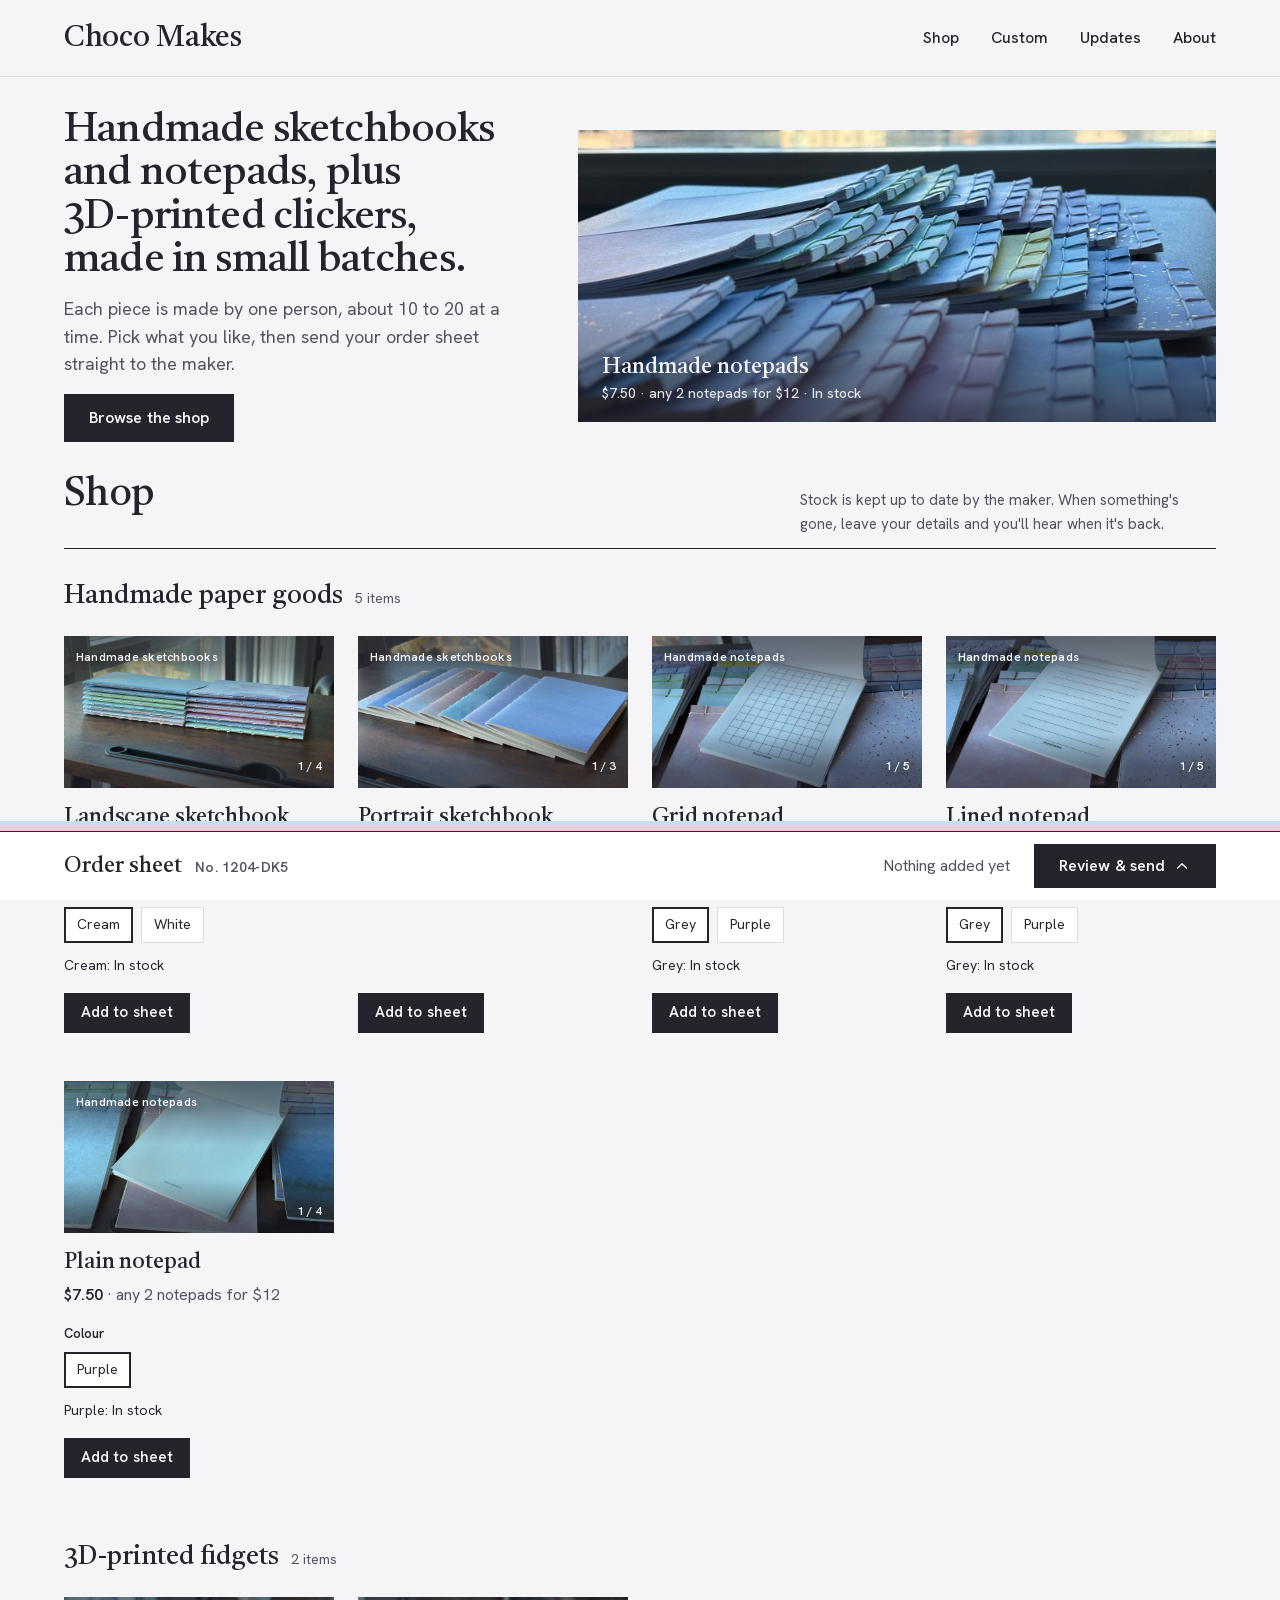
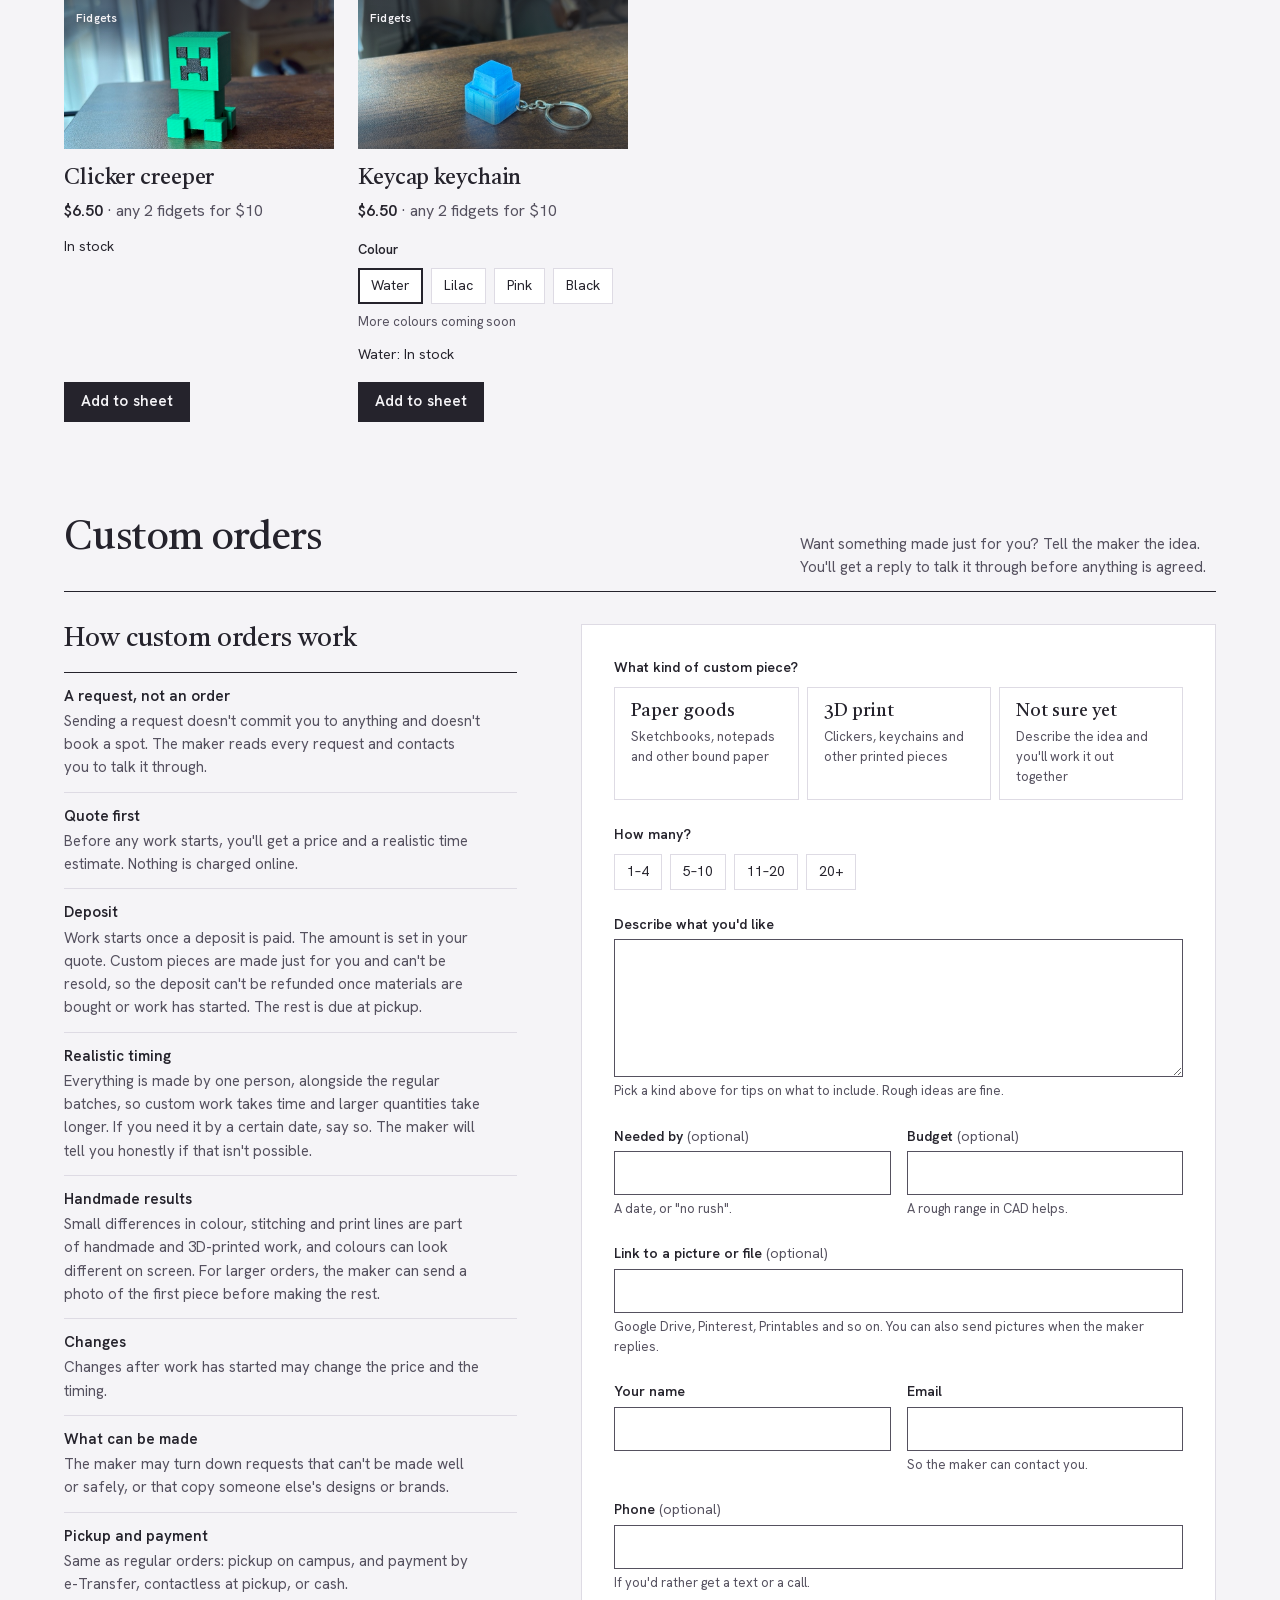
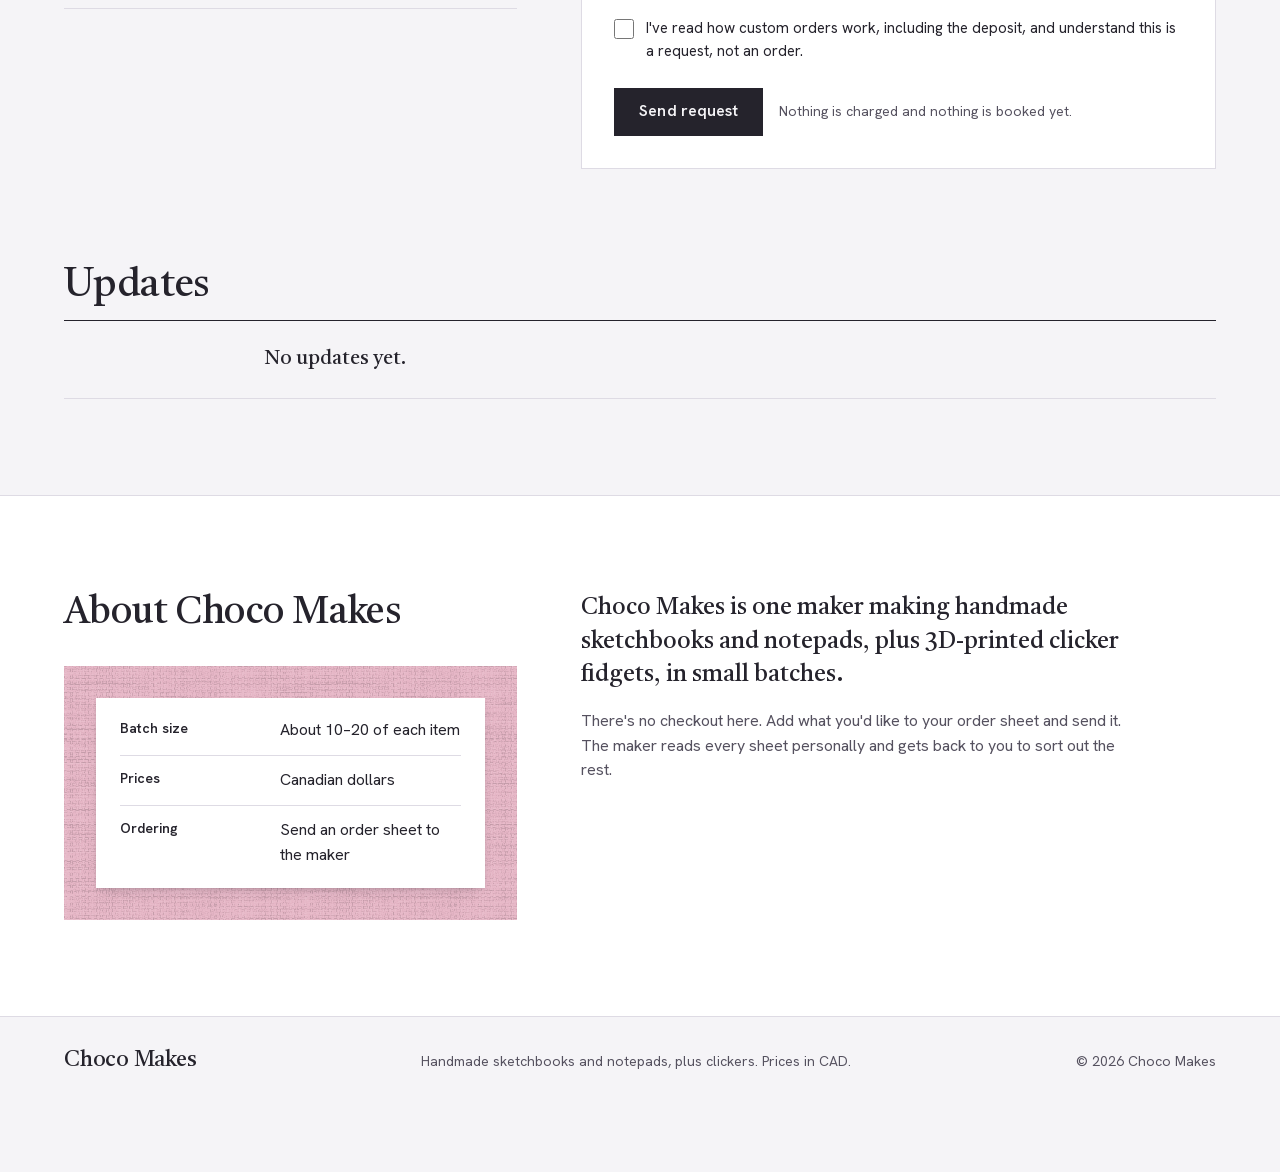
<file: index.html>
<!doctype html>
<html lang="en-CA">
<head>
  <meta charset="utf-8">
  <meta name="viewport" content="width=device-width, initial-scale=1, viewport-fit=cover">
  <title>Choco Makes · Handmade sketchbooks, notepads and 3D-printed clickers</title>
  <meta name="description" content="Handmade sketchbooks and notepads, plus 3D-printed clicker fidgets, made in small batches. Browse what's in stock and send an order sheet straight to the maker.">
  <meta name="theme-color" content="#F5F4F7">
  <link rel="preload" href="assets/fonts/castoro-regular.woff2" as="font" type="font/woff2" crossorigin>
  <link rel="preload" href="assets/fonts/hanken-grotesk.woff2" as="font" type="font/woff2" crossorigin>
  <link rel="stylesheet" href="assets/css/site.css">
  <script src="assets/js/shop.js" defer></script>
</head>
<body>
  <a class="skip" href="#shop">Skip to the shop</a>

  <header class="masthead">
    <div class="wrap masthead__inner">
      <a class="wordmark" href="#top" aria-label="Choco Makes, back to top">Choco Makes</a>
      <nav aria-label="Main">
        <ul class="nav">
          <li><a href="#shop">Shop</a></li>
          <li><a href="#custom">Custom</a></li>
          <li><a href="#updates">Updates</a></li>
          <li><a href="#about">About</a></li>
        </ul>
      </nav>
    </div>
  </header>

  <main id="top">
    <section class="intro wrap" aria-labelledby="intro-title">
      <div class="intro__copy">
        <h1 id="intro-title">Handmade sketchbooks and notepads, plus 3D-printed clickers, made in small batches.</h1>
        <p class="intro__lede">Each piece is made by one person, about 10 to 20 at a time. Pick what you like, then send your order sheet straight to the maker.</p>
        <a class="button" href="#shop">Browse the shop</a>
        <nav class="jump" aria-label="Shop sections" data-jump hidden></nav>
      </div>
      <figure class="feature cloth cloth--lilac" id="feature" aria-label="Featured item">
        <div class="feature__media" data-feature-media></div>
        <figcaption class="feature__label label" data-feature-label>
          <span class="label__name">Loading the shop…</span>
        </figcaption>
      </figure>
    </section>

    <section class="shop wrap" id="shop" aria-labelledby="shop-title">
      <div class="section-head">
        <h2 id="shop-title">Shop</h2>
        <p class="section-head__note">Stock is kept up to date by the maker. When something's gone, leave your details and you'll hear when it's back.</p>
      </div>
      <div data-catalogue>
        <p class="status-note">Loading the shop…</p>
      </div>
    </section>

    <section class="custom wrap" id="custom" aria-labelledby="custom-title">
      <div class="section-head">
        <h2 id="custom-title">Custom orders</h2>
        <p class="section-head__note">Want something made just for you? Tell the maker the idea. You'll get a reply to talk it through before anything is agreed.</p>
      </div>
      <div class="custom__grid">
        <div class="custom__terms">
          <h3 class="custom__subhead">How custom orders work</h3>
          <ol class="terms" data-custom-terms></ol>
        </div>

        <div class="custom__panel">
          <p class="custom__closed" data-custom-closed hidden></p>
          <form class="custom__form" data-custom-form novalidate hidden>
            <fieldset class="choice" aria-describedby="custom-kind-error">
              <legend class="choice__legend">What kind of custom piece?</legend>
              <div class="choice__options choice__options--cards" data-custom-kinds></div>
              <p class="field__error" id="custom-kind-error" hidden></p>
            </fieldset>
            <fieldset class="choice" aria-describedby="custom-qty-error">
              <legend class="choice__legend">How many?</legend>
              <div class="choice__options" data-custom-qty></div>
              <p class="field__error" id="custom-qty-error" hidden></p>
            </fieldset>
            <div class="field">
              <label for="custom-idea">Describe what you'd like</label>
              <textarea id="custom-idea" name="idea" rows="5" maxlength="2000" required aria-describedby="custom-idea-hint"></textarea>
              <p class="field__hint" id="custom-idea-hint" data-custom-hint>Pick a kind above for tips on what to include. Rough ideas are fine.</p>
              <p class="field__error" id="custom-idea-error" hidden></p>
            </div>
            <div class="custom__row">
              <div class="field">
                <label for="custom-when">Needed by <span class="field__optional">(optional)</span></label>
                <input id="custom-when" name="when" aria-describedby="custom-when-hint">
                <p class="field__hint" id="custom-when-hint">A date, or "no rush".</p>
              </div>
              <div class="field">
                <label for="custom-budget">Budget <span class="field__optional">(optional)</span></label>
                <input id="custom-budget" name="budget" aria-describedby="custom-budget-hint">
                <p class="field__hint" id="custom-budget-hint">A rough range in CAD helps.</p>
              </div>
            </div>
            <div class="field">
              <label for="custom-link">Link to a picture or file <span class="field__optional">(optional)</span></label>
              <input id="custom-link" name="link" inputmode="url" autocomplete="url" aria-describedby="custom-link-hint">
              <p class="field__hint" id="custom-link-hint">Google Drive, Pinterest, Printables and so on. You can also send pictures when the maker replies.</p>
            </div>
            <div class="custom__row">
              <div class="field">
                <label for="custom-name">Your name</label>
                <input id="custom-name" name="name" autocomplete="name" required>
                <p class="field__error" id="custom-name-error" hidden></p>
              </div>
              <div class="field">
                <label for="custom-email">Email</label>
                <input id="custom-email" name="email" type="email" autocomplete="email" required aria-describedby="custom-email-hint">
                <p class="field__hint" id="custom-email-hint">So the maker can contact you.</p>
                <p class="field__error" id="custom-email-error" hidden></p>
              </div>
            </div>
            <div class="field">
              <label for="custom-phone">Phone <span class="field__optional">(optional)</span></label>
              <input id="custom-phone" name="phone" type="tel" autocomplete="tel" aria-describedby="custom-phone-hint">
              <p class="field__hint" id="custom-phone-hint">If you'd rather get a text or a call.</p>
              <p class="field__error" id="custom-phone-error" hidden></p>
            </div>
            <div class="check">
              <input id="custom-agree" name="agree" type="checkbox" required>
              <label for="custom-agree">I've read how custom orders work, including the deposit, and understand this is a request, not an order.</label>
            </div>
            <p class="field__error" id="custom-agree-error" hidden></p>
            <input class="honeypot" type="checkbox" name="botcheck" tabindex="-1" autocomplete="off" aria-hidden="true">
            <div class="custom__actions">
              <button class="button" type="submit" data-custom-send>Send request</button>
              <p class="custom__fine">Nothing is charged and nothing is booked yet.</p>
            </div>
            <p class="form-status" role="status" aria-live="polite" data-custom-status></p>
          </form>
          <div class="custom__done" data-custom-done hidden tabindex="-1">
            <h3 class="custom__subhead" data-custom-done-title></h3>
            <p data-custom-done-text></p>
            <button class="button button--small button--quiet" type="button" data-custom-again>Send another request</button>
          </div>
        </div>
      </div>
    </section>

    <section class="updates wrap" id="updates" aria-labelledby="updates-title">
      <div class="section-head">
        <h2 id="updates-title">Updates</h2>
      </div>
      <ol class="updates__list" data-updates></ol>
    </section>

    <section class="about" id="about" aria-labelledby="about-title">
      <div class="wrap about__inner">
        <div class="about__side">
          <h2 id="about-title">About Choco Makes</h2>
          <div class="about__swatch cloth cloth--pink">
            <dl class="facts label">
              <div><dt>Batch size</dt><dd>About 10–20 of each item</dd></div>
              <div><dt>Prices</dt><dd>Canadian dollars</dd></div>
              <div><dt>Ordering</dt><dd>Send an order sheet to the maker</dd></div>
            </dl>
          </div>
        </div>
        <div class="about__body">
          <p class="about__lead">Choco Makes is one maker making handmade sketchbooks and notepads, plus 3D-printed clicker fidgets, in small batches.</p>
          <p>There's no checkout here. Add what you'd like to your order sheet and send it. The maker reads every sheet personally and gets back to you to sort out the rest.</p>
        </div>
      </div>
    </section>
  </main>

  <footer class="footer">
    <div class="wrap footer__inner">
      <span class="wordmark wordmark--small">Choco Makes</span>
      <span>Handmade sketchbooks and notepads, plus clickers. Prices in CAD.</span>
      <span>© <span data-year>2026</span> Choco Makes</span>
    </div>
  </footer>

  <!-- Order sheet: a docked slip that unfolds upward -->
  <aside class="slip" data-slip aria-label="Order sheet">
    <span class="slip__copy slip__copy--pink" aria-hidden="true"></span>
    <span class="slip__copy slip__copy--blue" aria-hidden="true"></span>

    <div class="sheet" id="order-sheet" data-sheet hidden>
      <div class="wrap sheet__inner">
        <div class="sheet__head">
          <h2 class="sheet__title" tabindex="-1" data-sheet-title>Order sheet <span class="sheet__no" data-sheet-no></span></h2>
        </div>

        <div class="sheet__grid" data-sheet-grid>
          <div class="sheet__lines">
            <ul class="lines" data-lines></ul>
            <p class="lines__empty" data-empty>Nothing on your sheet yet. Add something from the shop and it will appear here.</p>
            <dl class="totals" data-totals>
              <div><dt>Items</dt><dd data-subtotal></dd></div>
              <div class="totals__save" data-savings-row hidden><dt>Bundle pricing</dt><dd data-savings></dd></div>
              <div class="totals__grand"><dt>Total</dt><dd data-total></dd></div>
            </dl>
          </div>

          <form class="sheet__form" data-order-form novalidate>
            <p class="sheet__intro">Send this sheet to the maker. Nothing is charged online.</p>
            <div class="field">
              <label for="order-name">Your name</label>
              <input id="order-name" name="name" autocomplete="name" required>
              <p class="field__error" id="order-name-error" hidden></p>
            </div>
            <div class="field">
              <label for="order-email">Email</label>
              <input id="order-email" name="email" type="email" autocomplete="email" required aria-describedby="order-email-hint">
              <p class="field__hint" id="order-email-hint">So the maker can reply to you.</p>
              <p class="field__error" id="order-email-error" hidden></p>
            </div>
            <div class="field">
              <label for="order-phone">Phone <span class="field__optional">(optional)</span></label>
              <input id="order-phone" name="phone" type="tel" autocomplete="tel" aria-describedby="order-phone-hint">
              <p class="field__hint" id="order-phone-hint">If you'd rather get a text or a call.</p>
              <p class="field__error" id="order-phone-error" hidden></p>
            </div>
            <div class="field">
              <label for="order-notes">Notes <span class="field__optional">(optional)</span></label>
              <textarea id="order-notes" name="notes" rows="3" maxlength="1000" aria-describedby="order-notes-hint"></textarea>
              <p class="field__hint" id="order-notes-hint">Questions, or anything else the maker should know.</p>
            </div>
            <input class="honeypot" type="checkbox" name="botcheck" tabindex="-1" autocomplete="off" aria-hidden="true">
            <button class="button button--wide" type="submit" data-send>Send order sheet</button>
            <p class="form-status" data-form-status role="status" aria-live="polite"></p>
          </form>
        </div>

        <!-- Shown after sending: the customer's copy of what they sent -->
        <div class="receipt" data-receipt hidden>
          <div class="receipt__main">
            <h3 class="receipt__title" tabindex="-1" data-receipt-title>Sent to Choco Makes</h3>
            <p class="receipt__meta" data-receipt-meta></p>
            <ul class="receipt__lines" data-receipt-lines></ul>
            <dl class="totals" data-receipt-totals></dl>
            <div class="receipt__notes" data-receipt-notes hidden>
              <h4>Your notes</h4>
              <p data-receipt-notes-text></p>
            </div>
          </div>
          <div class="receipt__side">
            <p class="receipt__message" data-receipt-message></p>
            <button class="button button--wide" type="button" data-receipt-print>Print or save as PDF</button>
            <button class="button button--quiet button--wide" type="button" data-receipt-new>Start a new sheet</button>
            <p class="receipt__keep">This copy stays on this device until you start a new sheet.</p>
          </div>
        </div>
      </div>
    </div>

    <div class="slip__bar">
      <div class="wrap slip__inner">
        <p class="slip__title">Order sheet <span class="slip__no" data-slip-no></span></p>
        <p class="slip__summary" data-slip-summary aria-live="polite">Empty</p>
        <button class="button button--slip" type="button" data-toggle aria-expanded="false" aria-controls="order-sheet">
          <span data-toggle-label>Review &amp; send</span>
          <svg viewBox="0 0 24 24" aria-hidden="true"><path d="M6 15l6-6 6 6"/></svg>
        </button>
      </div>
    </div>
  </aside>

  <p class="sr-only" role="status" aria-live="polite" data-announce></p>

  <template id="tpl-product">
    <article class="product">
      <div class="product__cloth cloth">
        <div class="product__tags"><span class="product__tag" data-category></span><span class="product__tag" data-tag hidden>Sample</span></div>
        <span class="product__gone label" data-gone hidden>All gone for now</span>
        <div class="product__media" data-media></div>
      </div>
      <div class="product__body">
        <h4 class="product__name" data-name></h4>
        <p class="product__price" data-price></p>
        <p class="product__desc" data-desc></p>
        <fieldset class="variants" data-variants hidden>
          <legend class="variants__legend" data-variant-legend></legend>
          <div class="variants__options" data-variant-options></div>
          <p class="variants__note" data-variant-note hidden></p>
        </fieldset>
        <p class="product__stock" data-stock></p>
        <div class="product__actions">
          <button class="button button--small" type="button" data-add>Add to sheet</button>
          <button class="button button--small button--quiet" type="button" data-notify hidden aria-expanded="false"><span>Notify me<span class="long"> when it's back</span></span></button>
        </div>
        <form class="interest" data-interest hidden novalidate>
          <label class="interest__label">Phone or email
            <input name="contact" autocomplete="email" inputmode="email" required>
          </label>
          <input class="honeypot" type="checkbox" name="botcheck" tabindex="-1" autocomplete="off" aria-hidden="true">
          <button class="button button--small" type="submit">Send</button>
          <p class="interest__status" role="status" aria-live="polite"></p>
        </form>
      </div>
    </article>
  </template>
</body>
</html>
</file>
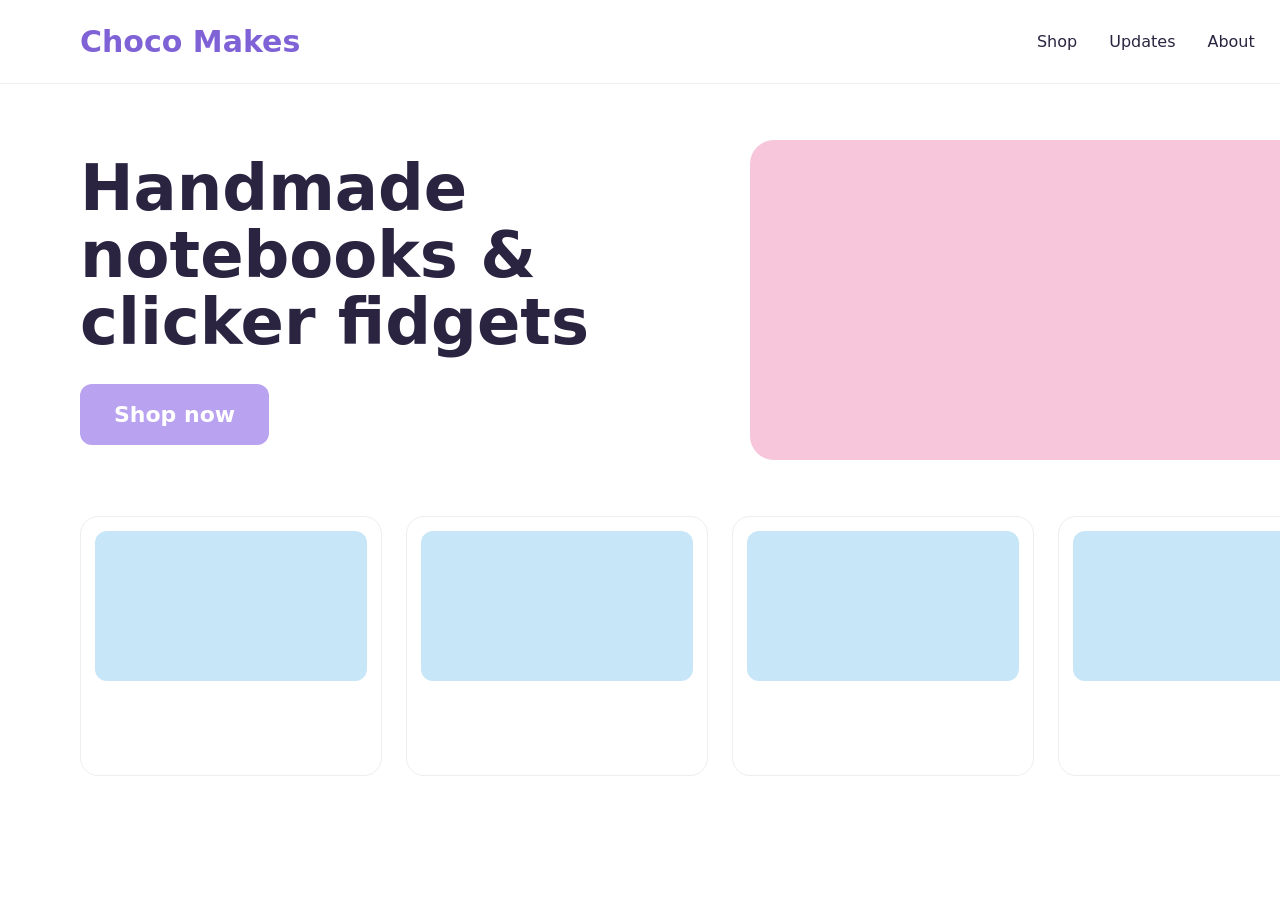
<file: .impeccable/sketches/canon.html>
<!doctype html><html><head><meta charset="utf-8"><title>Canon sketch</title><style>
*{box-sizing:border-box;margin:0}body{width:1440px;height:900px;overflow:hidden;background:#fff;font-family:system-ui,sans-serif;color:#2A2440}
header{height:84px;display:flex;align-items:center;justify-content:space-between;padding:0 80px;border-bottom:1px solid #eee}
.logo{font-size:30px;font-weight:800;color:#7E62D6}nav{display:flex;gap:32px;font-size:16px}
.hero{display:grid;grid-template-columns:1fr 1fr;gap:60px;padding:56px 80px;align-items:center}
.hero h1{font-size:64px;font-weight:800;line-height:1.05}.hero .b{margin-top:28px;display:inline-block;background:#B9A2F0;color:#fff;padding:18px 34px;border-radius:12px;font-size:22px;font-weight:700}
.ph{height:320px;background:#F7C6DA;border-radius:24px}
.cards{display:grid;grid-template-columns:repeat(4,1fr);gap:24px;padding:0 80px}
.c{height:260px;border:1px solid #eee;border-radius:18px;padding:14px}.c i{display:block;height:150px;background:#C7E6F8;border-radius:12px}
</style></head><body>
<header><div class="logo">Choco Makes</div><nav><a>Shop</a><a>Updates</a><a>About</a><a>Order (0)</a></nav></header>
<section class="hero"><div><h1>Handmade notebooks &amp; clicker fidgets</h1><span class="b">Shop now</span></div><div class="ph"></div></section>
<section class="cards"><div class="c"><i></i></div><div class="c"><i></i></div><div class="c"><i></i></div><div class="c"><i></i></div></section>
</body></html>
</file>
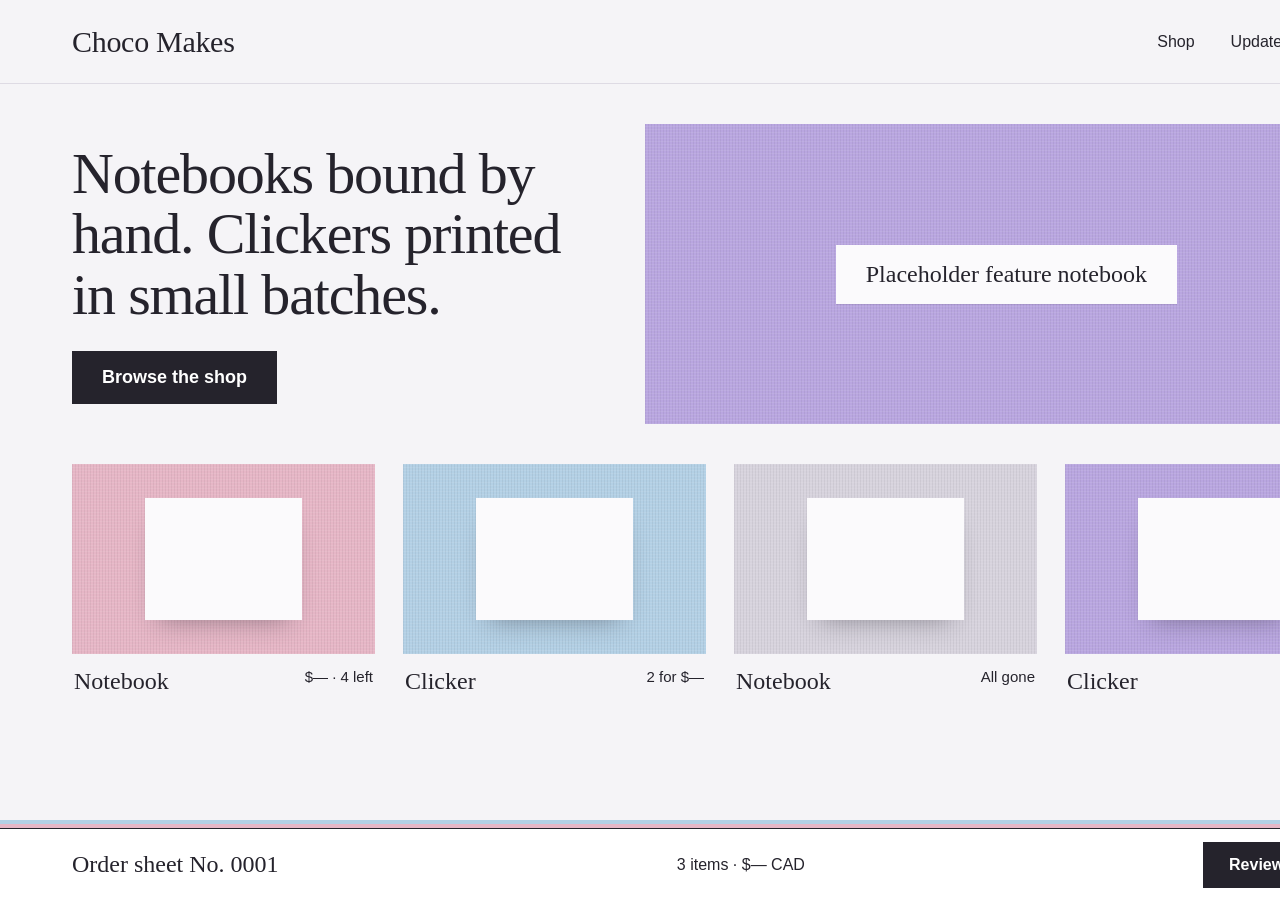
<file: .impeccable/sketches/docked-slip.html>
<!doctype html><html><head><meta charset="utf-8"><style>*{box-sizing:border-box;margin:0}body{width:1440px;height:900px;overflow:hidden;background:#F5F4F7;font-family:"Helvetica Neue",Arial,sans-serif;color:#25232C;position:relative}
header{display:flex;justify-content:space-between;align-items:center;height:84px;padding:0 72px;border-bottom:1px solid #DEDBE4}
.logo{font:400 30px Georgia,serif;letter-spacing:-.01em}nav{display:flex;gap:36px;font-size:16px;align-items:center}
.cloth{background-color:var(--c,#B9A6E0);background-image:repeating-linear-gradient(0deg,rgba(255,255,255,.08) 0 1px,transparent 1px 3px),repeating-linear-gradient(90deg,rgba(0,0,0,.05) 0 1px,transparent 1px 3px)}
.l{background:#FBFAFC;padding:10px 16px;font-size:15px;box-shadow:0 1px 0 rgba(0,0,0,.08)}
h1{font:400 58px/1.04 Georgia,serif;letter-spacing:-.02em}
.tile{display:flex;flex-direction:column}.tile .cloth{height:250px;display:grid;place-items:center}.tile .cloth i{width:52%;height:64%;background:#FBFAFC;box-shadow:0 14px 24px -14px rgba(37,35,44,.4)}
.meta{display:flex;justify-content:space-between;padding:14px 2px 0;font-size:15px}.meta b{font:400 24px Georgia,serif}
.lilac{--c:#B9A6E0}.pink{--c:#E6B6C6}.blue{--c:#B3D0E5}.grey{--c:#D7D3DD}
.num{font-variant-numeric:tabular-nums}
.split{display:grid;grid-template-columns:5fr 7fr;gap:56px;padding:40px 72px 0;align-items:center}
.feat{height:300px;display:grid;place-items:center}.feat .l{font:400 24px Georgia,serif;padding:16px 30px}
.btn{display:inline-block;margin-top:26px;background:#25232C;color:#fff;padding:16px 30px;font-weight:700;font-size:18px}
.grid{display:grid;grid-template-columns:repeat(4,1fr);gap:28px;padding:40px 72px}
.grid .cloth{height:190px}
.slip{position:absolute;left:0;right:0;bottom:0;height:72px;background:#fff;border-top:1px solid #25232C;display:flex;align-items:center;justify-content:space-between;padding:0 72px;box-shadow:0 -4px 0 #E6B6C6,0 -8px 0 #B3D0E5}
.slip b{font:400 24px Georgia,serif}.slip .go{background:#25232C;color:#fff;padding:14px 26px;font-weight:700}
</style></head><body>
<header><div class="logo">Choco Makes</div><nav><a>Shop</a><a>Updates</a><a>About</a></nav></header>
<section class="split"><div><h1>Notebooks bound by hand. Clickers printed in small batches.</h1><span class="btn">Browse the shop</span></div><div class="feat cloth lilac"><span class="l">Placeholder feature notebook</span></div></section>
<section class="grid">
<div class="tile"><div class="cloth pink"><i></i></div><div class="meta"><b>Notebook</b><span>$— · 4 left</span></div></div>
<div class="tile"><div class="cloth blue"><i></i></div><div class="meta"><b>Clicker</b><span>2 for $—</span></div></div>
<div class="tile"><div class="cloth grey"><i></i></div><div class="meta"><b>Notebook</b><span>All gone</span></div></div>
<div class="tile"><div class="cloth lilac"><i></i></div><div class="meta"><b>Clicker</b><span>$— · 7 left</span></div></div>
</section>
<div class="slip"><b>Order sheet No. 0001</b><span class="num">3 items · $— CAD</span><span class="go">Review &amp; send</span></div>
</body></html>
</file>
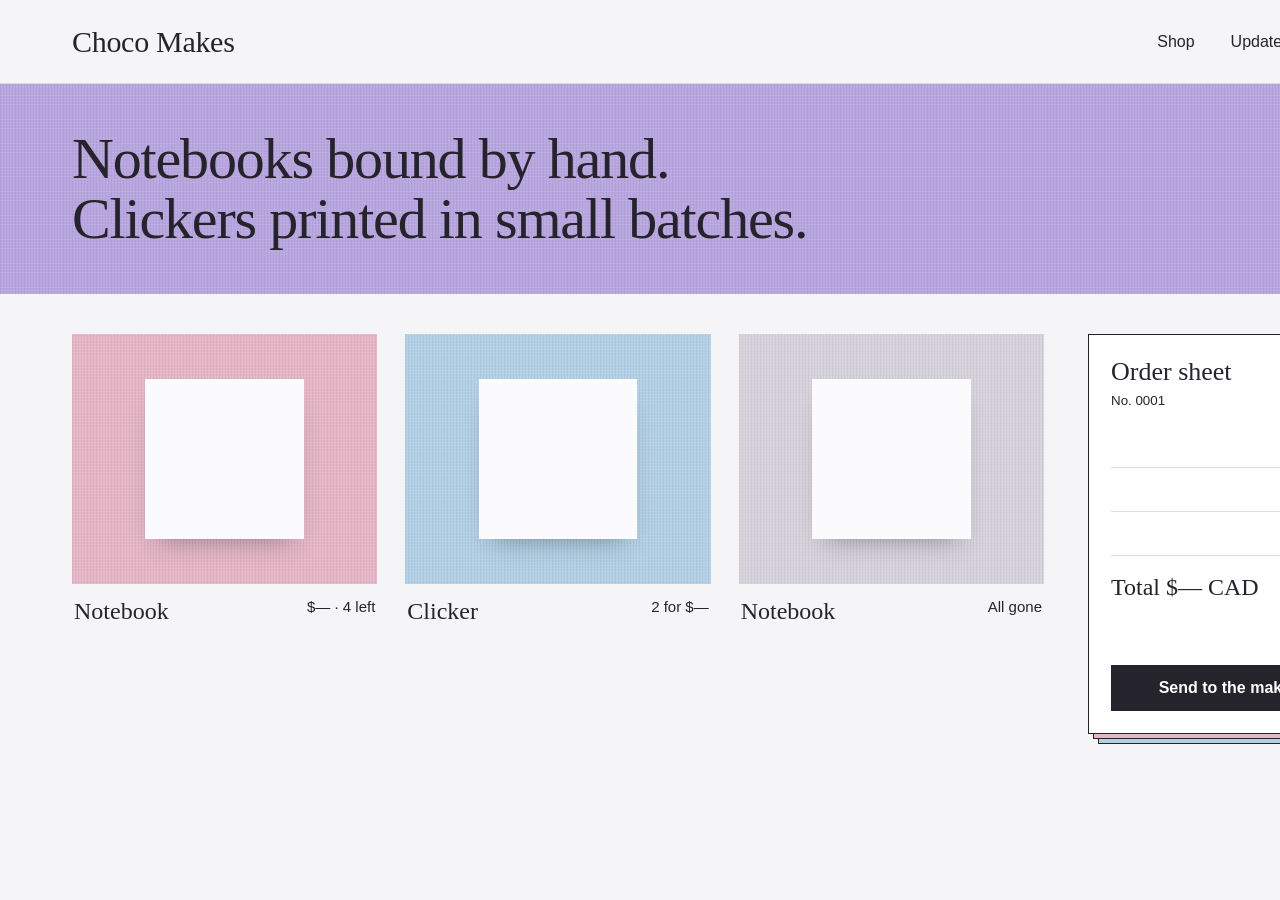
<file: .impeccable/sketches/margin-sheet.html>
<!doctype html><html><head><meta charset="utf-8"><style>*{box-sizing:border-box;margin:0}body{width:1440px;height:900px;overflow:hidden;background:#F5F4F7;font-family:"Helvetica Neue",Arial,sans-serif;color:#25232C;position:relative}
header{display:flex;justify-content:space-between;align-items:center;height:84px;padding:0 72px;border-bottom:1px solid #DEDBE4}
.logo{font:400 30px Georgia,serif;letter-spacing:-.01em}nav{display:flex;gap:36px;font-size:16px;align-items:center}
.cloth{background-color:var(--c,#B9A6E0);background-image:repeating-linear-gradient(0deg,rgba(255,255,255,.08) 0 1px,transparent 1px 3px),repeating-linear-gradient(90deg,rgba(0,0,0,.05) 0 1px,transparent 1px 3px)}
.l{background:#FBFAFC;padding:10px 16px;font-size:15px;box-shadow:0 1px 0 rgba(0,0,0,.08)}
h1{font:400 58px/1.04 Georgia,serif;letter-spacing:-.02em}
.tile{display:flex;flex-direction:column}.tile .cloth{height:250px;display:grid;place-items:center}.tile .cloth i{width:52%;height:64%;background:#FBFAFC;box-shadow:0 14px 24px -14px rgba(37,35,44,.4)}
.meta{display:flex;justify-content:space-between;padding:14px 2px 0;font-size:15px}.meta b{font:400 24px Georgia,serif}
.lilac{--c:#B9A6E0}.pink{--c:#E6B6C6}.blue{--c:#B3D0E5}.grey{--c:#D7D3DD}
.num{font-variant-numeric:tabular-nums}
.band{height:210px;display:flex;align-items:center;padding:0 72px}
.wrap{display:grid;grid-template-columns:1fr 280px;gap:44px;padding:40px 72px}
.grid{display:grid;grid-template-columns:repeat(3,1fr);gap:28px}
.card{position:relative;height:400px}.c{position:absolute;inset:0;border:1px solid #25232C}
.c3{background:#B3D0E5;transform:translate(10px,10px)}.c2{background:#E6B6C6;transform:translate(5px,5px)}
.c1{background:#fff;padding:22px}.c1 h2{font:400 26px Georgia,serif}.c1 small{display:block;margin:6px 0 16px}
.line{border-bottom:1px solid #DEDBE4;height:44px}.tot{font:400 24px Georgia,serif;margin-top:18px}
.go{position:absolute;left:22px;right:22px;bottom:22px;background:#25232C;color:#fff;padding:14px;text-align:center;font-weight:700}
</style></head><body>
<header><div class="logo">Choco Makes</div><nav><a>Shop</a><a>Updates</a><a>About</a></nav></header>
<section class="band cloth lilac"><h1>Notebooks bound by hand.<br>Clickers printed in small batches.</h1></section>
<div class="wrap"><section class="grid">
<div class="tile"><div class="cloth pink"><i></i></div><div class="meta"><b>Notebook</b><span>$— · 4 left</span></div></div>
<div class="tile"><div class="cloth blue"><i></i></div><div class="meta"><b>Clicker</b><span>2 for $—</span></div></div>
<div class="tile"><div class="cloth grey"><i></i></div><div class="meta"><b>Notebook</b><span>All gone</span></div></div>
</section>
<aside class="card"><div class="c c3"></div><div class="c c2"></div><div class="c c1"><h2>Order sheet</h2><small class="num">No. 0001</small><div class="line"></div><div class="line"></div><div class="line"></div><div class="tot">Total $— CAD</div><div class="go">Send to the maker</div></div></aside></div>
</body></html>
</file>
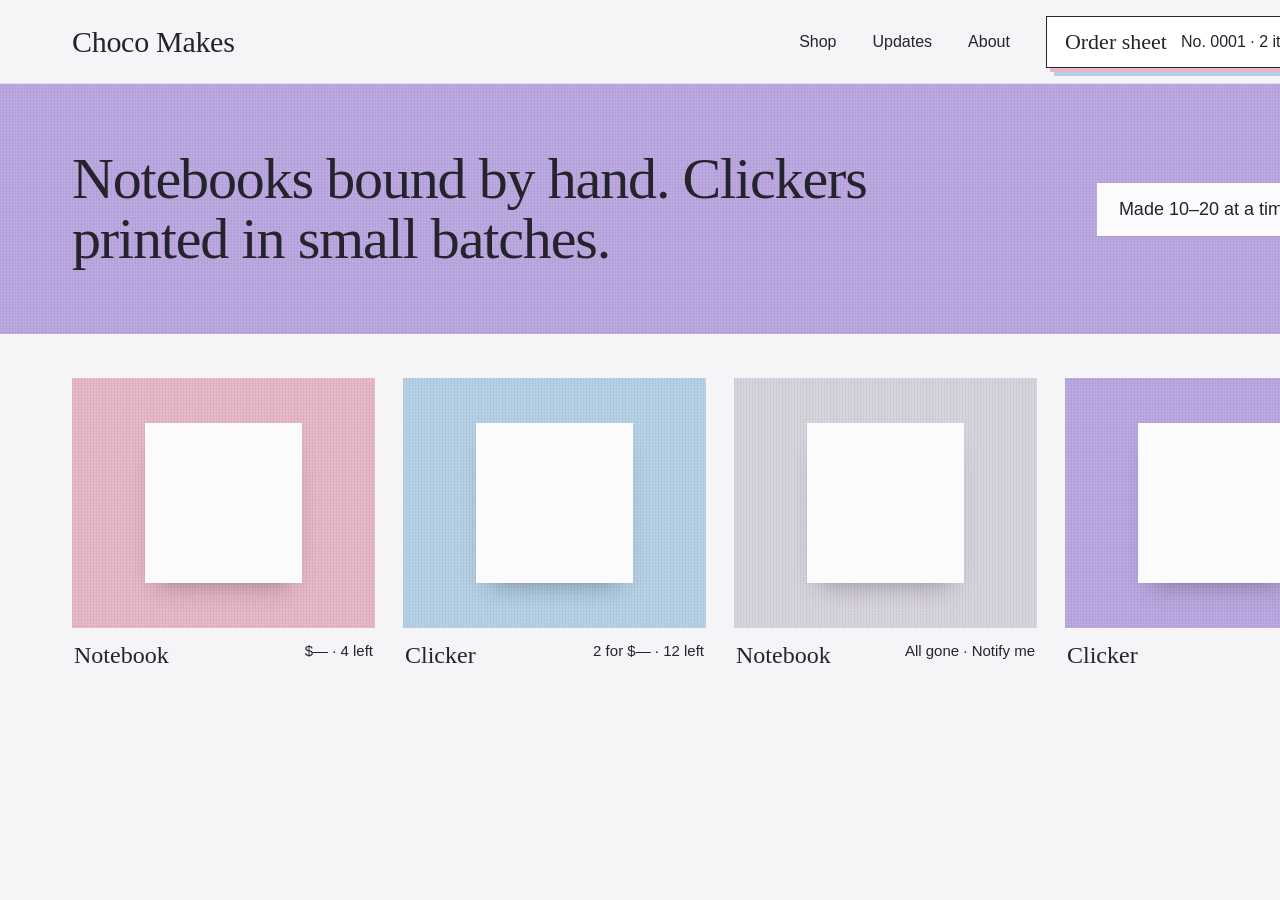
<file: .impeccable/sketches/slip-drawer.html>
<!doctype html><html><head><meta charset="utf-8"><style>*{box-sizing:border-box;margin:0}body{width:1440px;height:900px;overflow:hidden;background:#F5F4F7;font-family:"Helvetica Neue",Arial,sans-serif;color:#25232C;position:relative}
header{display:flex;justify-content:space-between;align-items:center;height:84px;padding:0 72px;border-bottom:1px solid #DEDBE4}
.logo{font:400 30px Georgia,serif;letter-spacing:-.01em}nav{display:flex;gap:36px;font-size:16px;align-items:center}
.cloth{background-color:var(--c,#B9A6E0);background-image:repeating-linear-gradient(0deg,rgba(255,255,255,.08) 0 1px,transparent 1px 3px),repeating-linear-gradient(90deg,rgba(0,0,0,.05) 0 1px,transparent 1px 3px)}
.l{background:#FBFAFC;padding:10px 16px;font-size:15px;box-shadow:0 1px 0 rgba(0,0,0,.08)}
h1{font:400 58px/1.04 Georgia,serif;letter-spacing:-.02em}
.tile{display:flex;flex-direction:column}.tile .cloth{height:250px;display:grid;place-items:center}.tile .cloth i{width:52%;height:64%;background:#FBFAFC;box-shadow:0 14px 24px -14px rgba(37,35,44,.4)}
.meta{display:flex;justify-content:space-between;padding:14px 2px 0;font-size:15px}.meta b{font:400 24px Georgia,serif}
.lilac{--c:#B9A6E0}.pink{--c:#E6B6C6}.blue{--c:#B3D0E5}.grey{--c:#D7D3DD}
.num{font-variant-numeric:tabular-nums}
.band{height:250px;display:flex;align-items:center;padding:0 72px;justify-content:space-between}
.band h1{max-width:820px}.band .l{font-size:18px;padding:16px 22px}
.tab{display:flex;gap:14px;align-items:center;border:1px solid #25232C;padding:12px 18px;background:#fff;box-shadow:4px 4px 0 #E6B6C6,8px 8px 0 #B3D0E5}
.tab b{font:400 22px Georgia,serif}
.grid{display:grid;grid-template-columns:repeat(4,1fr);gap:28px;padding:44px 72px}
</style></head><body>
<header><div class="logo">Choco Makes</div><nav><a>Shop</a><a>Updates</a><a>About</a><span class="tab"><b>Order sheet</b><span class="num">No. 0001 · 2 items · $—</span></span></nav></header>
<section class="band cloth lilac"><h1>Notebooks bound by hand. Clickers printed in small batches.</h1><span class="l">Made 10–20 at a time · CAD</span></section>
<section class="grid">
<div class="tile"><div class="cloth pink"><i></i></div><div class="meta"><b>Notebook</b><span>$— · 4 left</span></div></div>
<div class="tile"><div class="cloth blue"><i></i></div><div class="meta"><b>Clicker</b><span>2 for $— · 12 left</span></div></div>
<div class="tile"><div class="cloth grey"><i></i></div><div class="meta"><b>Notebook</b><span>All gone · Notify me</span></div></div>
<div class="tile"><div class="cloth lilac"><i></i></div><div class="meta"><b>Clicker</b><span>$— · 7 left</span></div></div>
</section></body></html>
</file>
<file: assets/css/site.css>
/* Choco Makes · Book Cloth × Order Sheet */

@font-face {
  font-family: "Castoro";
  src: url("../fonts/castoro-regular.woff2") format("woff2");
  font-weight: 400;
  font-style: normal;
  font-display: swap;
}
@font-face {
  font-family: "Castoro";
  src: url("../fonts/castoro-italic.woff2") format("woff2");
  font-weight: 400;
  font-style: italic;
  font-display: swap;
}
@font-face {
  font-family: "Hanken Grotesk";
  src: url("../fonts/hanken-grotesk.woff2") format("woff2");
  font-weight: 400 700;
  font-style: normal;
  font-display: swap;
}

:root {
  /* paper + ink */
  --paper: #F5F4F7;
  --sheet: #FFFFFF;
  --ink: #25232C;
  --ink-soft: #55515F;
  --rule: #DEDBE4;
  --rule-strong: #25232C;

  /* book cloth */
  --cloth-lilac: #B9A6E0;
  --cloth-pink: #E6B6C6;
  --cloth-blue: #B3D0E5;
  --cloth-stone: #D7D3DD;

  /* tinted duplicate copies */
  --copy-pink: #F1C9D6;
  --copy-blue: #C6DFEE;

  --error: #A3253F;
  --ok: #2F5D46;

  --serif: "Castoro", "Iowan Old Style", Georgia, serif;
  --sans: "Hanken Grotesk", system-ui, -apple-system, "Segoe UI", sans-serif;

  --s1: 4px; --s2: 8px; --s3: 12px; --s4: 16px; --s5: 24px;
  --s6: 32px; --s7: 48px; --s8: 64px; --s9: 96px;

  --gutter: clamp(20px, 5vw, 72px);
  --max: 1296px;
  --slip-h: 68px;

  --ease-out: cubic-bezier(0.16, 1, 0.3, 1);
}

*, *::before, *::after { box-sizing: border-box; }
html { scroll-behavior: smooth; scroll-padding-top: var(--s5); -webkit-text-size-adjust: 100%; }
body {
  margin: 0;
  background: var(--paper);
  color: var(--ink);
  font: 400 1rem/1.55 var(--sans);
  font-feature-settings: "kern";
  padding-bottom: calc(var(--slip-h) + env(safe-area-inset-bottom));
  caret-color: var(--ink);
  -webkit-font-smoothing: antialiased;
}
h1, h2, h3, h4, p, ul, ol, dl, dd, figure { margin: 0; }
ul, ol { padding: 0; list-style: none; }
img { display: block; max-width: 100%; }
button, input, textarea { font: inherit; color: inherit; }
a { color: inherit; text-underline-offset: 0.2em; text-decoration-thickness: 1px; }
::selection { background: var(--cloth-lilac); color: var(--ink); }
:focus-visible { outline: 2px solid var(--ink); outline-offset: 3px; }
html { scrollbar-color: var(--cloth-lilac) var(--paper); }

.wrap { width: 100%; max-width: calc(var(--max) + 2 * var(--gutter)); margin-inline: auto; padding-inline: max(var(--gutter), env(safe-area-inset-left)) max(var(--gutter), env(safe-area-inset-right)); }
[hidden] { display: none !important; }
.sr-only { position: absolute; width: 1px; height: 1px; overflow: hidden; clip: rect(0 0 0 0); white-space: nowrap; }
.honeypot { position: absolute; left: -9999px; }
.skip { position: absolute; left: var(--s4); top: -100px; background: var(--ink); color: var(--paper); padding: var(--s3) var(--s4); z-index: 50; }
.skip:focus { top: var(--s4); }

/* ---------- book cloth ---------- */
.cloth {
  --c: var(--cloth-lilac);
  background-color: var(--c);
  background-image: url("../img/linen.png");
  background-size: 240px 240px;
}
.cloth--lilac { --c: var(--cloth-lilac); }
.cloth--pink  { --c: var(--cloth-pink); }
.cloth--blue  { --c: var(--cloth-blue); }
.cloth--stone { --c: var(--cloth-stone); }

/* tipped-on paper label */
.label {
  background: var(--sheet);
  padding: var(--s3) var(--s4);
  box-shadow: 0 1px 2px rgba(37, 35, 44, 0.12), 0 6px 14px -8px rgba(37, 35, 44, 0.3);
}
.label__name { display: block; font: 400 1.375rem/1.2 var(--serif); }
.label__meta { display: block; margin-top: var(--s1); font-size: 0.875rem; color: var(--ink-soft); font-variant-numeric: tabular-nums; }

/* ---------- buttons ---------- */
.button {
  display: inline-flex; align-items: center; justify-content: center; gap: var(--s2);
  min-height: 48px; padding: 0 var(--s5);
  background: var(--ink); color: var(--paper);
  border: 1px solid var(--ink); border-radius: 0;
  font-weight: 600; font-size: 1rem; letter-spacing: 0.005em;
  text-decoration: none; cursor: pointer;
  transition: background-color 160ms var(--ease-out), color 160ms var(--ease-out);
}
.button:hover { background: #3A3744; }
.button:active { background: #000; }
.button[disabled], .button[aria-disabled="true"] { background: var(--rule); border-color: var(--rule); color: var(--ink-soft); cursor: not-allowed; }
.button--small { min-height: 40px; padding: 0 var(--s4); font-size: 0.9375rem; }
.button--quiet { background: transparent; color: var(--ink); }
.button--quiet:hover { background: var(--sheet); }
.button--wide { width: 100%; }
.button svg, .icon-button svg { width: 18px; height: 18px; fill: none; stroke: currentColor; stroke-width: 1.75; stroke-linecap: round; stroke-linejoin: round; }

.icon-button {
  display: inline-grid; place-items: center; width: 44px; height: 44px;
  background: transparent; border: 1px solid var(--rule); cursor: pointer;
}
.icon-button:hover { border-color: var(--ink); }
.icon-button svg { width: 20px; height: 20px; }

/* ---------- masthead ---------- */
.masthead { border-bottom: 1px solid var(--rule); }
.masthead__inner { display: flex; align-items: center; justify-content: space-between; min-height: 76px; gap: var(--s5); }
.wordmark { font: 400 1.875rem/1 var(--serif); letter-spacing: -0.01em; text-decoration: none; white-space: nowrap; }
.wordmark--small { font-size: 1.375rem; }
.nav { display: flex; gap: clamp(var(--s4), 3vw, var(--s6)); }
.nav a { text-decoration: none; font-weight: 500; padding: var(--s2) 0; }
.nav a:hover { text-decoration: underline; }

/* ---------- intro ---------- */
.intro {
  display: grid; grid-template-columns: 5fr 7fr; gap: clamp(var(--s6), 4.5vw, var(--s8));
  align-items: center; padding-block: clamp(var(--s5), 2.5vw, var(--s6)) var(--s5);
}
.intro h1 { font: 400 clamp(2.125rem, min(3.2vw, 5.4vh), 3rem)/1.06 var(--serif); letter-spacing: -0.02em; text-wrap: balance; }
.intro__lede { margin-top: var(--s4); max-width: 46ch; font-size: 1.125rem; color: var(--ink-soft); }
.intro .button { margin-top: var(--s5); }
.jump { display: none; }

.feature { position: relative; aspect-ratio: 7 / 3.2; max-height: clamp(220px, 100svh - 580px, 320px); width: 100%; display: grid; place-items: center; overflow: hidden; }
.feature__media { width: 100%; height: 100%; display: grid; place-items: center; }
.feature__media img { width: 100%; height: 100%; object-fit: cover; }
.feature__label { position: absolute; left: var(--s5); bottom: var(--s5); max-width: calc(100% - 2 * var(--s5)); }
.feature__label a { text-decoration: none; }
.feature__label a:hover .label__name { text-decoration: underline; text-decoration-thickness: 1px; }
/* over a photo the label drops its paper and sits on a soft ink shade instead */
.feature:has(.feature__media img)::after {
  content: ""; position: absolute; inset: 0; pointer-events: none;
  background: linear-gradient(to top, rgba(37, 35, 44, 0.72) 0%, rgba(37, 35, 44, 0.32) 28%, rgba(37, 35, 44, 0) 52%);
}
.feature:has(.feature__media img) .feature__label {
  z-index: 1; left: var(--s5); right: var(--s5); bottom: var(--s4);
  background: none; box-shadow: none; padding: 0; color: var(--paper);
}
.feature:has(.feature__media img) .feature__label a { display: inline-block; }
.feature:has(.feature__media img) .feature__label a:focus-visible { outline-color: var(--paper); }
.feature:has(.feature__media img) .label__name { text-shadow: 0 1px 12px rgba(37, 35, 44, 0.35); text-underline-offset: 4px; }
.feature:has(.feature__media img) .label__meta { margin-top: 2px; font-weight: 500; color: rgba(245, 244, 247, 0.9); }

/* placeholder object drawn on the cloth when no photo exists */
.ph-object {
  height: 66%; aspect-ratio: 3 / 4; background: var(--sheet);
  box-shadow: 0 2px 3px rgba(37, 35, 44, 0.12), 0 24px 34px -20px rgba(37, 35, 44, 0.45);
  display: grid; place-items: center; text-align: center;
  font-size: 0.8125rem; color: var(--ink-soft); padding: var(--s3);
}
.ph-object--wide { aspect-ratio: 1 / 1; border-radius: 50%; }

/* ---------- section heads ---------- */
.section-head { display: flex; flex-wrap: wrap; align-items: baseline; justify-content: space-between; gap: var(--s3) var(--s6); padding-bottom: var(--s4); border-bottom: 1px solid var(--rule-strong); }
.section-head h2 { font: 400 clamp(2rem, 3vw, 2.75rem)/1.1 var(--serif); letter-spacing: -0.015em; }
.section-head__note { max-width: 52ch; color: var(--ink-soft); font-size: 0.9375rem; }
.status-note { padding-block: var(--s6); color: var(--ink-soft); }

/* ---------- shop ---------- */
.shop { padding-block: var(--s2) var(--s9); }
.shop .grid { margin-top: var(--s4); }
.category + .category { margin-top: var(--s8); }
.category__head { display: flex; align-items: baseline; gap: var(--s3); margin: var(--s6) 0 var(--s5); }
.category__head h3 { font: 400 1.625rem/1.2 var(--serif); }
.category__count { font-size: 0.875rem; color: var(--ink-soft); font-variant-numeric: tabular-nums; }
.grid { display: grid; grid-template-columns: repeat(auto-fill, minmax(min(100%, 260px), 1fr)); gap: var(--s7) var(--s5); }

.product { display: flex; flex-direction: column; scroll-margin-top: var(--s5); }
/* 16:9 matches the camera photos, so the paper goods show in full (4:3 shots lose only empty desk) */
.product__cloth { position: relative; aspect-ratio: 16 / 9; display: grid; place-items: center; overflow: hidden; }
.product__media { width: 100%; height: 100%; display: grid; place-items: center; }
.product__media img { width: 100%; height: 100%; object-fit: cover; }

/* photo carousel (more than one photo of a product) */
.carousel { position: relative; width: 100%; height: 100%; display: grid; place-items: center; }
.carousel__track {
  position: relative; width: 100%; height: 100%; display: flex;
  overflow-x: auto; overscroll-behavior-x: contain; scroll-snap-type: x mandatory; scrollbar-width: none;
}
.carousel__track::-webkit-scrollbar { display: none; }
.carousel__track:focus-visible { outline-offset: -3px; }
.carousel__slide { flex: 0 0 100%; height: 100%; scroll-snap-align: start; scroll-snap-stop: always; }
.carousel__slide img { width: 100%; height: 100%; object-fit: cover; user-select: none; }
.carousel__btn {
  position: absolute; z-index: 2; top: 50%; transform: translateY(-50%);
  width: 36px; height: 36px; display: grid; place-items: center; padding: 0; border: 0; border-radius: 50%;
  background: rgba(255, 255, 255, 0.92); color: var(--ink); cursor: pointer;
  box-shadow: 0 1px 3px rgba(37, 35, 44, 0.25); transition: opacity 0.15s;
}
.carousel__btn svg { width: 18px; height: 18px; fill: none; stroke: currentColor; stroke-width: 2; stroke-linecap: round; stroke-linejoin: round; }
.carousel__btn--prev { left: var(--s3); }
.carousel__btn--next { right: var(--s3); }
.carousel__btn:disabled { opacity: 0; pointer-events: none; }
.carousel__count {
  position: absolute; z-index: 2; right: var(--s3); bottom: var(--s3);
  color: var(--paper); font-size: 0.75rem; font-weight: 600; font-variant-numeric: tabular-nums;
  text-shadow: 0 1px 8px rgba(37, 35, 44, 0.5);
}
@media (hover: hover) {
  .carousel__btn { opacity: 0; }
  .carousel:hover .carousel__btn:not(:disabled), .carousel:focus-within .carousel__btn:not(:disabled) { opacity: 1; }
}
.product__tags { position: absolute; top: var(--s3); left: var(--s3); right: var(--s3); z-index: 2; display: flex; justify-content: space-between; gap: var(--s2); pointer-events: none; }
.product__tag {
  background: var(--sheet); padding: 2px var(--s2); font-size: 0.75rem; font-weight: 600; letter-spacing: 0.02em;
}
.product.is-soldout .ph-object { color: transparent; }
.product.is-soldout .product__cloth::after { content: ""; position: absolute; inset: 0; z-index: 1; pointer-events: none; background: rgba(245, 244, 247, 0.5); }
.product__gone { position: absolute; z-index: 2; left: 50%; top: 50%; transform: translate(-50%, -50%); font: 400 1.25rem/1 var(--serif); white-space: nowrap; pointer-events: none; }
/* while a photo shows, tags and the photo count are light type on a soft ink shade, not white boxes */
.product__cloth:has(.carousel__track:not([hidden]))::before {
  content: ""; position: absolute; inset: 0; z-index: 1; pointer-events: none;
  background: linear-gradient(to bottom, rgba(37, 35, 44, 0.62) 0%, rgba(37, 35, 44, 0.5) 16%, rgba(37, 35, 44, 0) 42%);
}
.product__cloth:has(.carousel__count:not([hidden]))::before {
  background:
    linear-gradient(to bottom, rgba(37, 35, 44, 0.62) 0%, rgba(37, 35, 44, 0.5) 16%, rgba(37, 35, 44, 0) 42%),
    linear-gradient(to top, rgba(37, 35, 44, 0.62) 0%, rgba(37, 35, 44, 0.5) 14%, rgba(37, 35, 44, 0) 36%);
}
.product__cloth:has(.carousel__track:not([hidden])) .product__tag {
  background: none; padding: 0; color: var(--paper);
  text-shadow: 0 1px 8px rgba(37, 35, 44, 0.5);
}

.product__body { display: flex; flex-direction: column; flex: 1; padding-top: var(--s4); }
.product__name { font: 400 1.375rem/1.2 var(--serif); letter-spacing: -0.005em; }
.product__price { margin-top: var(--s2); font-weight: 600; font-variant-numeric: tabular-nums; }
.product__price .bundle { font-weight: 400; color: var(--ink-soft); }
.product__price .bundle::before { content: " · "; }
.product__desc { margin-top: var(--s2); font-size: 0.9375rem; color: var(--ink-soft); max-width: 40ch; }

.variants { border: 0; margin: var(--s4) 0 0; padding: 0; min-width: 0; }
.variants__legend { padding: 0; font-size: 0.8125rem; font-weight: 600; margin-bottom: var(--s2); }
.variants__options { display: flex; flex-wrap: wrap; gap: var(--s2); }
.variants__note { margin-top: var(--s2); font-size: 0.8125rem; color: var(--ink-soft); }
.variant { position: relative; }
.variant input { position: absolute; opacity: 0; inset: 0; margin: 0; cursor: pointer; }
.variant span {
  display: inline-flex; align-items: center; min-height: 36px; padding: 0 var(--s3);
  border: 1px solid var(--rule); background: var(--sheet); font-size: 0.875rem;
  transition: border-color 140ms var(--ease-out);
}
.variant:hover span { border-color: var(--ink-soft); }
.variant input:checked + span { border-color: var(--ink); box-shadow: inset 0 0 0 1px var(--ink); }
.variant input:focus-visible + span { outline: 2px solid var(--ink); outline-offset: 2px; }
.variant.is-out span { color: var(--ink-soft); text-decoration: line-through; text-decoration-thickness: 1px; }

.product__stock { margin-top: var(--s3); font-size: 0.875rem; font-variant-numeric: tabular-nums; }
.product__stock.is-low { font-weight: 600; }
.product__actions { margin-top: auto; padding-top: var(--s4); display: flex; gap: var(--s2); flex-wrap: wrap; }

.interest { margin-top: var(--s3); display: grid; grid-template-columns: 1fr auto; gap: var(--s2); align-items: end; }
.interest[hidden] { display: none; }
.interest__label { display: grid; gap: var(--s1); font-size: 0.8125rem; font-weight: 600; }
.interest input, .field input {
  min-height: 44px; padding: 0 var(--s3); border: 1px solid var(--ink-soft); border-radius: 0; background: var(--sheet);
  font-size: 1rem; font-weight: 400; width: 100%;
}
.field textarea {
  min-height: 88px; padding: var(--s2) var(--s3); border: 1px solid var(--ink-soft); border-radius: 0; background: var(--sheet);
  font-size: 1rem; line-height: 1.5; width: 100%; resize: vertical;
}
.field textarea:focus-visible { outline: 2px solid var(--ink); outline-offset: 0; border-color: var(--ink); }
.field__optional { font-weight: 400; color: var(--ink-soft); }
.interest input:focus-visible, .field input:focus-visible { outline: 2px solid var(--ink); outline-offset: 0; border-color: var(--ink); }
.interest__status { grid-column: 1 / -1; font-size: 0.875rem; }
.interest__status:empty { display: none; }

.is-error { color: var(--error); }
.is-ok { color: var(--ok); }

/* ---------- custom orders ---------- */
.custom { padding-block: 0 var(--s9); }
.custom__grid { display: grid; grid-template-columns: 5fr 7fr; gap: var(--s7) var(--s8); align-items: start; margin-top: var(--s6); }
.custom__subhead { font: 400 1.625rem/1.2 var(--serif); }
.terms { list-style: none; margin: var(--s4) 0 0; padding: 0; border-top: 1px solid var(--rule-strong); }
.terms li { padding-block: var(--s3); border-bottom: 1px solid var(--rule); }
.terms__title { font-size: 0.9375rem; font-weight: 600; }
.terms p { margin-top: 2px; font-size: 0.9375rem; color: var(--ink-soft); max-width: 52ch; }

.custom__panel { background: var(--sheet); border: 1px solid var(--rule); padding: var(--s6); }
.custom__form { display: grid; gap: var(--s5); }
.custom__form[hidden], .custom__done[hidden], .custom__closed[hidden] { display: none; }
.custom__row { display: grid; grid-template-columns: 1fr 1fr; gap: var(--s5) var(--s4); align-items: start; }
.custom__closed { font: 400 1.25rem/1.45 var(--serif); }

.choice { border: 0; margin: 0; padding: 0; min-width: 0; display: grid; gap: var(--s2); }
.choice__legend { padding: 0; margin-bottom: var(--s2); font-size: 0.875rem; font-weight: 600; }
.choice__options { display: flex; flex-wrap: wrap; gap: var(--s2); }
.choice__options--cards { display: grid; grid-template-columns: repeat(auto-fit, minmax(150px, 1fr)); }
.choice__card { position: relative; display: flex; }
.choice__card input { position: absolute; opacity: 0; inset: 0; margin: 0; cursor: pointer; }
.choice__card > span {
  display: grid; align-content: start; gap: var(--s1); width: 100%; padding: var(--s3) var(--s4);
  border: 1px solid var(--rule); background: var(--sheet);
  transition: border-color 140ms var(--ease-out);
}
.choice__card:hover > span { border-color: var(--ink-soft); }
.choice__card input:checked + span { border-color: var(--ink); box-shadow: inset 0 0 0 1px var(--ink); }
.choice__card input:focus-visible + span { outline: 2px solid var(--ink); outline-offset: 2px; }
.choice__name { font: 400 1.125rem/1.25 var(--serif); }
.choice__note { font-size: 0.8125rem; color: var(--ink-soft); }

.check { display: flex; gap: var(--s3); align-items: flex-start; font-size: 0.9375rem; }
.check input { flex: none; width: 20px; height: 20px; margin: 2px 0 0; accent-color: var(--ink); cursor: pointer; }
.check input[aria-invalid="true"] { outline: 2px solid var(--error); outline-offset: 2px; }
#custom-agree-error { margin-top: calc(-1 * var(--s4)); }
.custom__actions { display: flex; flex-wrap: wrap; align-items: center; gap: var(--s2) var(--s4); }
.custom__fine { font-size: 0.875rem; color: var(--ink-soft); }
.custom__done { display: grid; gap: var(--s3); justify-items: start; }
.custom__done:focus { outline: none; }
.custom__done p { color: var(--ink-soft); max-width: 52ch; }

/* ---------- updates ---------- */
.updates { padding-bottom: var(--s9); }
.updates__list li {
  display: grid; grid-template-columns: 11rem 1fr; gap: var(--s5);
  padding-block: var(--s5); border-bottom: 1px solid var(--rule);
}
.updates__list time { font-size: 0.875rem; font-weight: 600; font-variant-numeric: tabular-nums; padding-top: 0.2em; }
.updates__list p { font: 400 1.25rem/1.45 var(--serif); max-width: 60ch; }
.updates__list .is-sample { font-family: var(--sans); font-size: 0.75rem; font-weight: 600; display: inline-block; margin-left: var(--s2); background: var(--sheet); padding: 1px 6px; vertical-align: 0.2em; }

/* ---------- about ---------- */
.about { background: var(--sheet); border-top: 1px solid var(--rule); padding-block: var(--s9); }
.about__inner { display: grid; grid-template-columns: 5fr 7fr; gap: var(--s5) var(--s8); align-items: start; }
.about__side { display: grid; gap: var(--s6); }
.about__swatch { padding: var(--s6); }
.about__swatch .facts { margin-top: 0; border-top: 0; padding: var(--s2) var(--s5); }
.about__swatch .facts div:last-child { border-bottom: 0; }
.about h2 { font: 400 clamp(2rem, 3vw, 2.75rem)/1.1 var(--serif); letter-spacing: -0.015em; }
.about__body { display: grid; gap: var(--s4); max-width: 62ch; }
.about__lead { font: 400 1.5rem/1.4 var(--serif); }
.about__body > p:not(.about__lead) { color: var(--ink-soft); }
.facts { margin-top: var(--s5); border-top: 1px solid var(--rule-strong); }
.facts div { display: grid; grid-template-columns: 9rem 1fr; gap: var(--s4); padding-block: var(--s3); border-bottom: 1px solid var(--rule); }
.facts dt { font-weight: 600; font-size: 0.875rem; }

/* ---------- footer ---------- */
.footer { border-top: 1px solid var(--rule); padding-block: var(--s6); font-size: 0.875rem; color: var(--ink-soft); }
.footer__inner { display: flex; flex-wrap: wrap; align-items: baseline; justify-content: space-between; gap: var(--s3) var(--s6); }
.footer .wordmark { color: var(--ink); }

/* ---------- the slip ---------- */
.slip { position: fixed; inset: auto 0 0 0; z-index: 20; display: flex; flex-direction: column; pointer-events: none; }
.slip > * { pointer-events: auto; }

/* tinted duplicate copies peeking above the white top copy */
.slip__copy {
  position: absolute; left: 0; right: 0; height: 100%; pointer-events: none;
  transition: transform 420ms var(--ease-out);
}
.slip__copy--pink { background: var(--copy-pink); bottom: 0; transform: translateY(-5px); z-index: -1; }
.slip__copy--blue { background: var(--copy-blue); bottom: 0; transform: translateY(-10px); z-index: -2; }
.slip { isolation: isolate; }
.slip.is-open .slip__copy--pink { transform: translateY(-7px) translateX(6px); transition-delay: 40ms; }
.slip.is-open .slip__copy--blue { transform: translateY(-14px) translateX(12px); transition-delay: 80ms; }

.slip__bar { position: relative; background: var(--sheet); border-top: 1px solid var(--ink); padding-bottom: env(safe-area-inset-bottom); }
.slip__inner { display: grid; grid-template-columns: auto 1fr auto; align-items: center; gap: var(--s5); min-height: var(--slip-h); }
.slip__title { font: 400 1.375rem/1 var(--serif); white-space: nowrap; }
.slip__no, .sheet__no { font-family: var(--sans); font-size: 0.875rem; font-weight: 600; color: var(--ink-soft); font-variant-numeric: tabular-nums; margin-left: var(--s2); letter-spacing: 0.02em; }
.slip__summary { font-variant-numeric: tabular-nums; color: var(--ink-soft); text-align: right; }
.slip__summary strong { color: var(--ink); font-weight: 600; }
.slip__summary.tick { animation: tick 520ms var(--ease-out); }
@keyframes tick {
  0% { transform: translateY(6px); opacity: 0.2; }
  100% { transform: none; opacity: 1; }
}
.button--slip { min-height: 44px; }
.button--slip svg { transition: transform 300ms var(--ease-out); }
.slip.is-open .button--slip svg { transform: rotate(180deg); }

.sheet {
  position: relative; background: var(--sheet); border-top: 1px solid var(--ink);
  max-height: min(78vh, 760px); overflow-y: auto; overscroll-behavior: contain;
  box-shadow: 0 -18px 40px -24px rgba(37, 35, 44, 0.35);
  transform-origin: bottom;
}
.sheet[hidden] { display: none; }
.sheet.is-entering { animation: unfold 380ms var(--ease-out); }
.sheet.is-leaving { animation: fold 220ms cubic-bezier(0.7, 0, 0.84, 0) forwards; }
@keyframes unfold {
  from { clip-path: inset(100% 0 0 0); transform: translateY(24px); }
  to { clip-path: inset(0 0 0 0); transform: none; }
}
/* A distinct name so closing always starts a fresh animation (and fires animationend). */
@keyframes fold {
  from { clip-path: inset(0 0 0 0); transform: none; }
  to { clip-path: inset(100% 0 0 0); transform: translateY(24px); }
}
.slip.is-open .slip__bar { border-top-color: var(--rule); }
.slip.is-open .slip__title { visibility: hidden; }
@media (max-width: 640px) { .slip.is-open .slip__title { display: none; } .slip.is-open .slip__summary { grid-row: 1 / 3; align-self: center; } }

.sheet__inner { padding-block: var(--s6) var(--s6); }
.sheet__head { display: flex; align-items: center; justify-content: space-between; padding-bottom: var(--s4); border-bottom: 1px solid var(--rule-strong); }
.sheet__title { font: 400 2rem/1.1 var(--serif); }
.sheet__title:focus { outline: none; }
.sheet__grid { display: grid; grid-template-columns: 7fr 5fr; gap: var(--s8); padding-top: var(--s5); }

.lines li {
  display: grid; grid-template-columns: 1fr auto auto auto; align-items: center; gap: var(--s4);
  padding-block: var(--s4); border-bottom: 1px solid var(--rule);
}
.line__name { font: 400 1.125rem/1.25 var(--serif); }
.line__meta { display: block; margin-top: 2px; font-size: 0.8125rem; color: var(--ink-soft); font-variant-numeric: tabular-nums; }
.line__total { font-weight: 600; font-variant-numeric: tabular-nums; min-width: 5.5ch; text-align: right; }
.stepper { display: inline-flex; align-items: center; border: 1px solid var(--rule); }
.stepper button { width: 36px; height: 36px; display: grid; place-items: center; background: transparent; border: 0; cursor: pointer; }
.stepper button:hover:not([disabled]) { background: var(--paper); }
.stepper button[disabled] { color: var(--rule); cursor: not-allowed; }
.stepper svg, .remove svg { width: 16px; height: 16px; fill: none; stroke: currentColor; stroke-width: 1.75; stroke-linecap: round; }
.stepper output { min-width: 2.5ch; text-align: center; font-variant-numeric: tabular-nums; font-weight: 600; }
.remove { width: 36px; height: 36px; display: grid; place-items: center; background: transparent; border: 0; color: var(--ink-soft); cursor: pointer; }
.remove:hover { color: var(--error); }
.lines__empty { padding-block: var(--s5); color: var(--ink-soft); }
.lines__empty[hidden] { display: none; }

.totals { margin-top: var(--s4); }
.totals div { display: flex; justify-content: space-between; padding-block: var(--s1); font-variant-numeric: tabular-nums; }
.totals dt { color: var(--ink-soft); }
.totals__save dd { color: var(--ok); }
.totals__grand { margin-top: var(--s2); padding-top: var(--s3) !important; border-top: 1px solid var(--rule-strong); }
.totals__grand dt, .totals__grand dd { font: 400 1.5rem/1.2 var(--serif); color: var(--ink); }
.totals[hidden], [data-savings-row][hidden] { display: none; }

.sheet__form { display: grid; gap: var(--s4); align-content: start; }

/* Receipt: the customer's copy after sending */
.receipt { display: grid; grid-template-columns: 7fr 5fr; gap: var(--s8); padding-top: var(--s5); }
.receipt[hidden] { display: none; }
.receipt__title { font: 400 1.5rem/1.2 var(--serif); }
.receipt__title:focus { outline: none; }
.receipt__meta { margin-top: var(--s2); font-size: 0.875rem; color: var(--ink-soft); }
.receipt__lines { margin-top: var(--s4); border-top: 1px solid var(--rule); }
.receipt__lines li { display: flex; justify-content: space-between; gap: var(--s4); padding-block: var(--s3); border-bottom: 1px solid var(--rule); font-variant-numeric: tabular-nums; }
.receipt__notes { margin-top: var(--s5); }
.receipt__notes h4 { font-size: 0.8125rem; font-weight: 600; }
.receipt__notes p { margin-top: var(--s1); white-space: pre-wrap; }
.receipt__side { display: grid; gap: var(--s3); align-content: start; }
.receipt__message { padding: var(--s4); background: var(--paper); margin-bottom: var(--s2); }
.receipt__keep { font-size: 0.8125rem; color: var(--ink-soft); }
@media (max-width: 960px) { .receipt { grid-template-columns: 1fr; gap: var(--s6); } }

/* Printing the receipt: only the sheet head and the receipt, on plain paper */
@media print {
  .printing-receipt body > :not(.slip),
  .printing-receipt .slip__copy, .printing-receipt .slip__bar,
  .printing-receipt .sheet__grid, .printing-receipt .receipt__side .button, .printing-receipt .receipt__keep { display: none !important; }
  .printing-receipt body { background: #fff; }
  .printing-receipt .slip { position: static; display: block; }
  .printing-receipt .sheet, .printing-receipt .sheet[hidden] {
    display: block !important; position: static; max-height: none; overflow: visible;
    box-shadow: none; border: 0; animation: none; clip-path: none;
  }
  .printing-receipt .receipt { grid-template-columns: 1fr; gap: var(--s5); }
  .printing-receipt .receipt__side { order: -1; }
}
.sheet__intro { color: var(--ink-soft); }
.field { display: grid; gap: var(--s1); }
.field label { font-size: 0.875rem; font-weight: 600; }
.field__hint { font-size: 0.8125rem; color: var(--ink-soft); }
.field__error { font-size: 0.8125rem; color: var(--error); font-weight: 600; }
.field input[aria-invalid="true"] { border-color: var(--error); }
.form-status { font-size: 0.9375rem; }
.form-status:empty { display: none; }
.form-status.is-done { padding: var(--s4); background: var(--paper); color: var(--ink); }

/* ---------- arrival: one orchestrated moment ---------- */
@media (prefers-reduced-motion: no-preference) {
  .js .intro h1, .js .intro__lede, .js .intro .button { animation: rise 700ms var(--ease-out) both; }
  .js .intro__lede { animation-delay: 80ms; }
  .js .intro .button { animation-delay: 140ms; }
  .js .feature { animation: settle 900ms var(--ease-out) both; animation-delay: 60ms; }
  .js .feature__label { animation: rise 600ms var(--ease-out) both; animation-delay: 420ms; }
  .js .slip__bar { animation: dock 700ms var(--ease-out) both; animation-delay: 500ms; }
}
@keyframes rise { from { opacity: 0; transform: translateY(14px); } }
@keyframes settle { from { clip-path: inset(0 0 100% 0); } to { clip-path: inset(0 0 0 0); } }
@keyframes dock { from { transform: translateY(100%); } }

@media (prefers-reduced-motion: reduce) {
  *, *::before, *::after { animation: none !important; transition: none !important; scroll-behavior: auto !important; }
}

/* ---------- responsive ---------- */
/* wide but short screens: keep the first row's names and prices above the slip */
@media (min-width: 961px) and (max-height: 940px) {
  .intro__lede { margin-top: var(--s3); font-size: clamp(1rem, 2.1vh, 1.125rem); }
  .intro h1 { font-size: clamp(2.125rem, min(3.2vw, 5vh), 3rem); }
  .intro .button { margin-top: var(--s4); }
  .section-head { padding-bottom: var(--s3); }
  .section-head h2 { font-size: clamp(2rem, 4.4vh, 2.75rem); }
}
@media (max-width: 960px) {
  .custom__grid { grid-template-columns: 1fr; gap: var(--s6); }
  .intro { grid-template-columns: 1fr; }
  .feature { aspect-ratio: 4 / 3; }
  .about__inner { grid-template-columns: 1fr; gap: var(--s5); }
  .about__side { display: contents; }
  .about__body { order: 1; }
  .about__swatch { order: 2; }
  .sheet__grid { grid-template-columns: 1fr; gap: var(--s6); }
}
@media (max-width: 640px) {
  /* first viewport: the product first, then the promise, then a shelf of sections */
  .nav a { display: inline-flex; align-items: center; min-height: 44px; padding: 0; }
  .intro { display: flex; flex-direction: column; gap: 0; padding: 0; }
  .feature { order: -1; aspect-ratio: 16 / 9; }
  .feature:has(.feature__media img) .feature__label { left: var(--gutter); right: var(--gutter); }
  .intro__copy { padding: var(--s5) var(--gutter) 0; }
  .intro h1 { font-size: 1.75rem; line-height: 1.1; letter-spacing: -0.015em; }
  .intro__lede { margin-top: var(--s3); font-size: 1rem; }
  .intro__copy:has(.jump:not([hidden])) .button { display: none; }
  .jump:not([hidden]) { display: grid; grid-template-columns: repeat(3, minmax(0, 1fr)); gap: var(--s2); margin-top: var(--s5); }
  .jump__item {
    position: relative; display: grid; align-content: end; gap: 2px; min-height: 72px; padding: var(--s4) var(--s3) var(--s3);
    background: var(--sheet); border: 1px solid var(--rule); border-top: 0; text-decoration: none;
    transition: border-color 140ms var(--ease-out);
  }
  .jump__item::before { /* a strip of the section's book cloth along the top edge */
    content: ""; position: absolute; inset: 0 -1px auto -1px; height: 8px;
    background: var(--c) url("../img/linen.png") 0 0 / 240px 240px;
  }
  .jump__item:active { border-color: var(--ink); }
  .jump__name { font: 400 1.0625rem/1.15 var(--serif); }
  .jump__meta { font-size: 0.8125rem; color: var(--ink-soft); font-variant-numeric: tabular-nums; }
  .shop { padding-top: var(--s7); }
  .category { scroll-margin-top: var(--s4); }
  .category__head { margin: var(--s6) 0 var(--s4); }

  .custom__row { grid-template-columns: 1fr; }
  .choice__options--cards { grid-template-columns: 1fr; }
  .custom__panel { padding: var(--s5) var(--s4); }
  :root { --slip-h: 72px; }
  .masthead__inner { min-height: 64px; }
  .wordmark { font-size: 1.5rem; }
  .nav { gap: var(--s4); font-size: 0.9375rem; }
  /* shop: one photo-led product per row */
  .grid { grid-template-columns: 1fr; gap: var(--s7); }
  .product__cloth { aspect-ratio: 3 / 2; }
  .product__body { display: grid; grid-template-columns: 1fr auto; column-gap: var(--s4); align-content: start; }
  .product__body > * { grid-column: 1 / -1; }
  .product__name { grid-column: 1; grid-row: 1; }
  .product__price { display: contents; }
  .product__amount { grid-column: 2; grid-row: 1; font-size: 1.125rem; line-height: 1.6; }
  .product__price .bundle {
    grid-column: 1 / -1; grid-row: 2; justify-self: start; margin-top: var(--s2);
    padding: 2px var(--s2); border: 1px solid var(--rule); background: var(--sheet);
    font-size: 0.8125rem; font-weight: 600; color: var(--ok);
  }
  .product__price .bundle::before { content: none; }
  .variant span { min-height: 44px; padding: 0 var(--s4); font-size: 0.9375rem; }
  .button.is-added { background: var(--sheet); color: var(--ink); }
  .button.is-added:hover { background: var(--sheet); }

  /* photos: swipe, with a slice of the next shot showing; no floating arrows */
  .carousel__btn { display: none; }
  .carousel__track { gap: var(--s1); }
  .carousel__slide { flex-basis: calc(100% - 32px); }
  .carousel__count { color: var(--ink); text-shadow: none; background: var(--sheet); padding: 2px var(--s2); }
  .product__cloth:has(.carousel__count:not([hidden]))::before {
    background: linear-gradient(to bottom, rgba(37, 35, 44, 0.55) 0%, rgba(37, 35, 44, 0) 30%);
  }
  .product__actions .long { display: none; }
  .product__tag[data-category] { display: none; }
  .product__gone { font-size: 1rem; padding: var(--s2) var(--s3); }
  .ph-object { height: 74%; font-size: 0.6875rem; padding: var(--s2); }
  .product__actions .button { width: 100%; min-height: 48px; font-size: 1rem; }
  .interest { grid-template-columns: 1fr; }
  .updates__list li { grid-template-columns: 1fr; gap: var(--s1); }
  .slip__inner { grid-template-columns: 1fr auto; gap: var(--s3); }
  .slip__title { font-size: 1.125rem; }
  .slip__title .slip__no { display: none; }
  .slip__inner { row-gap: 2px; padding-block: var(--s3); }
  .slip__summary { grid-row: 2; grid-column: 1; text-align: left; font-size: 0.8125rem; }
  .button--slip { grid-row: 1 / 3; grid-column: 2; padding: 0 var(--s4); }
  .sheet { max-height: calc(100dvh - var(--slip-h) - 24px); }
  .sheet__title { font-size: 1.625rem; }
  .lines li { grid-template-columns: 1fr auto; grid-template-areas: "name total" "step remove"; row-gap: var(--s2); }
  .line__info { grid-area: name; }
  .line__total { grid-area: total; }
  .stepper { grid-area: step; justify-self: start; }
  .stepper button, .remove { width: 44px; height: 44px; }
  .remove { grid-area: remove; justify-self: end; }
  .facts div { grid-template-columns: 1fr; gap: 0; }
}
/* short phones (SE, or Safari with its toolbar showing): a shorter top photo */
@media (max-width: 640px) and (max-height: 700px) {
  .feature { aspect-ratio: 2 / 1; }
}
@media (max-width: 440px) {
  .masthead__inner { flex-wrap: wrap; row-gap: 0; padding-block: var(--s3) 0; }
  .masthead__inner > nav, .nav { width: 100%; }
  .nav { justify-content: space-between; }
}
</file>
